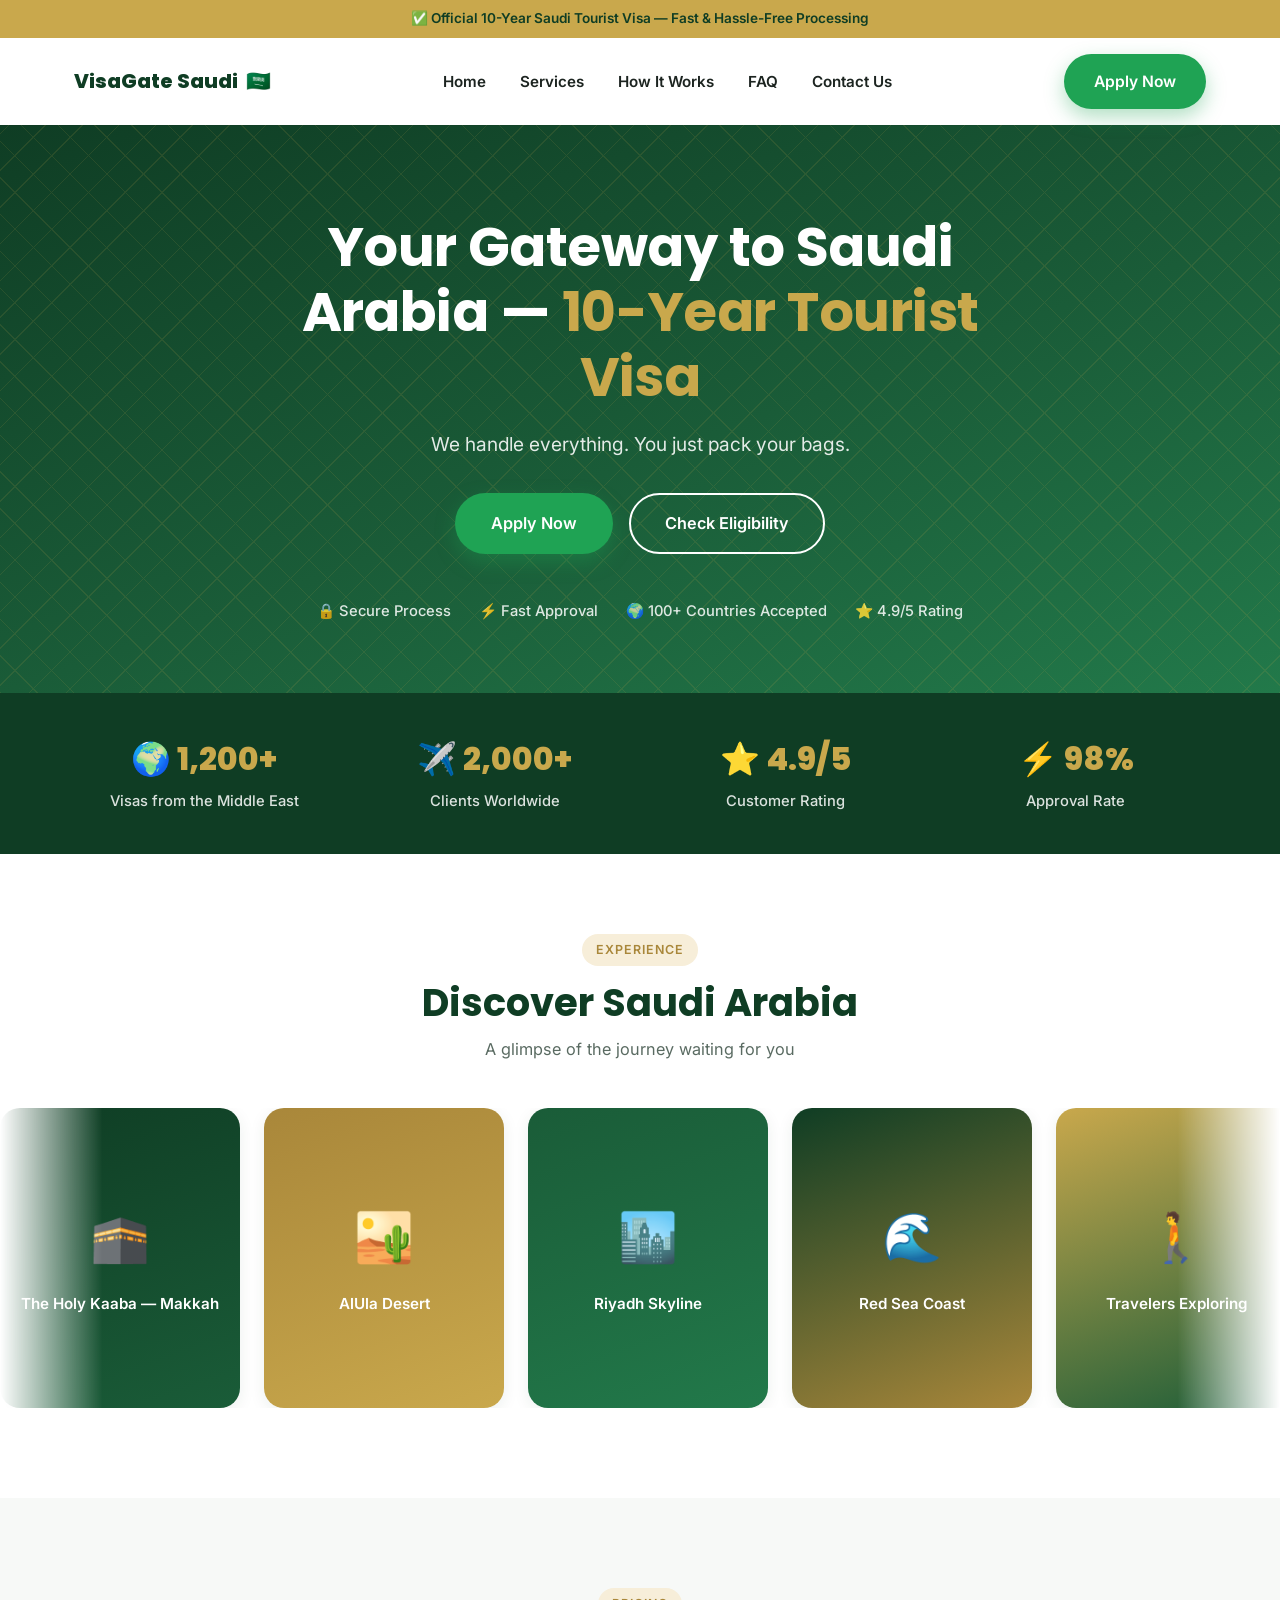
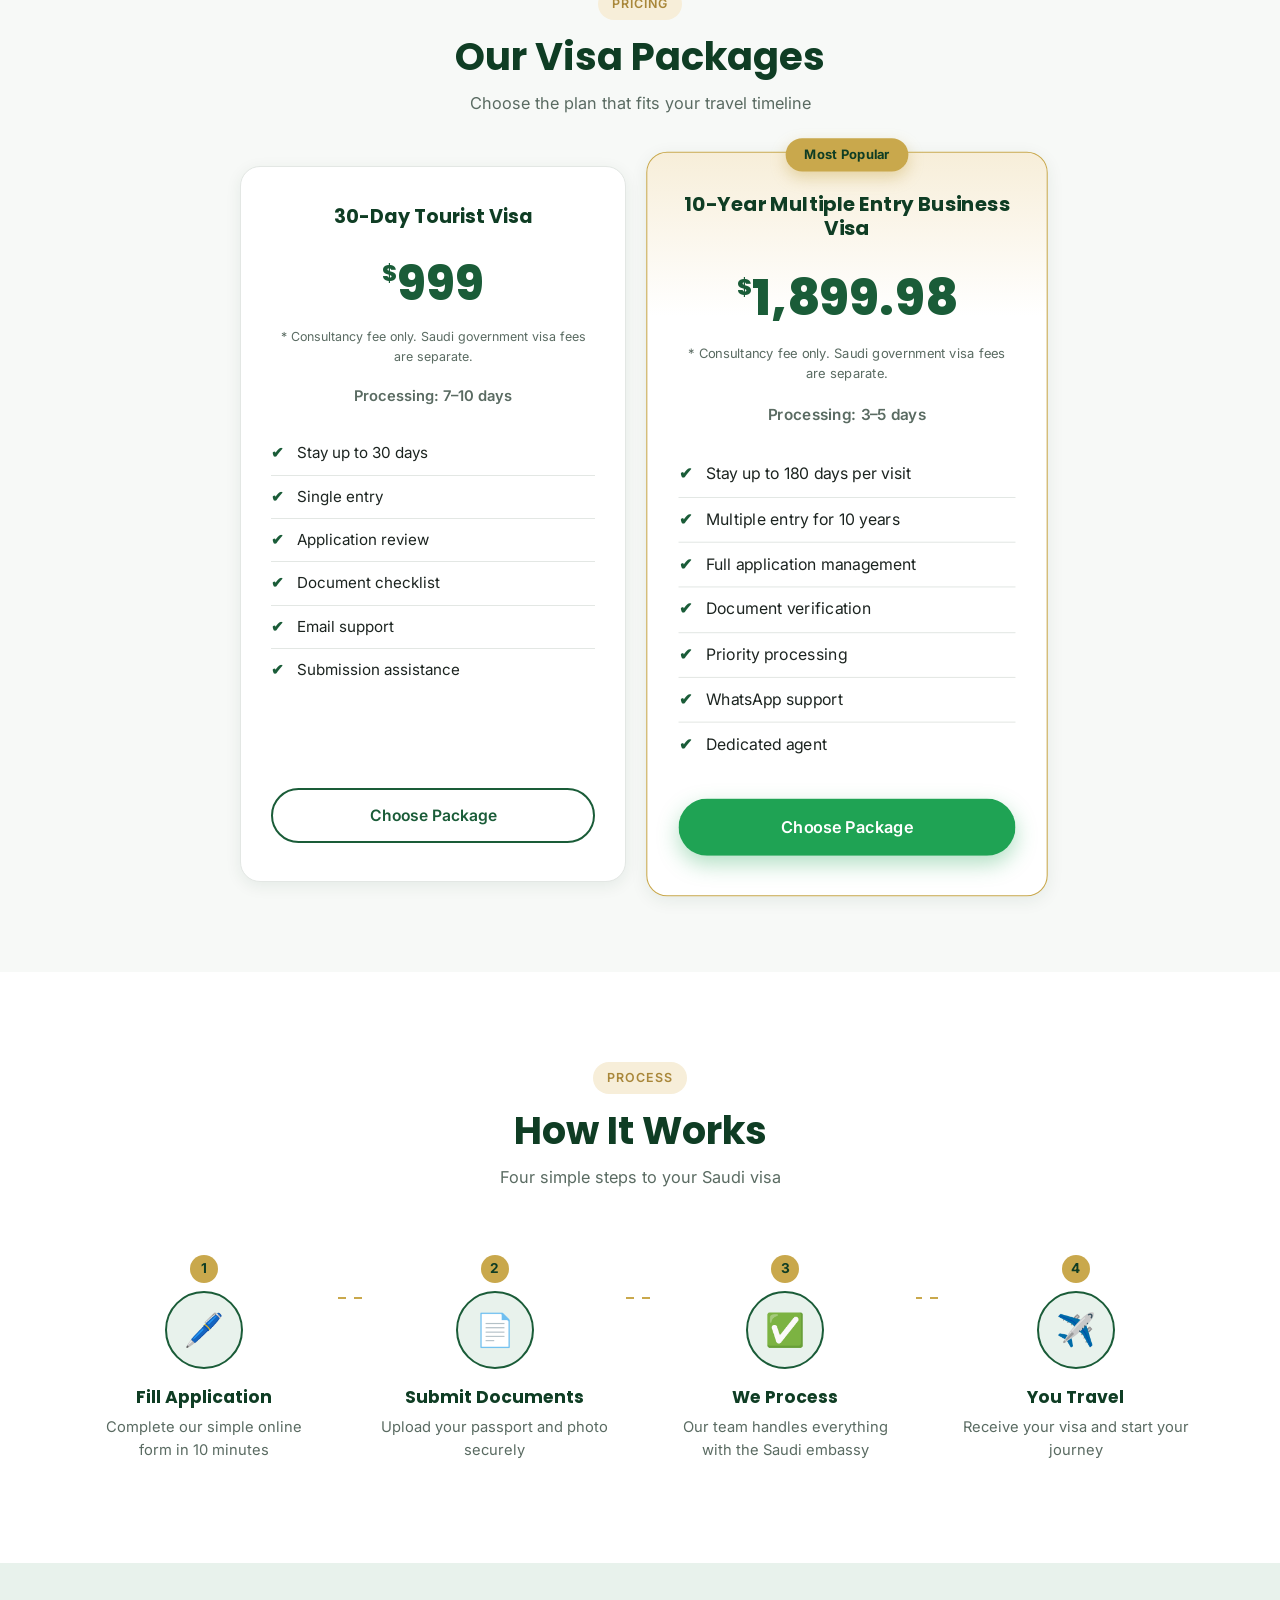
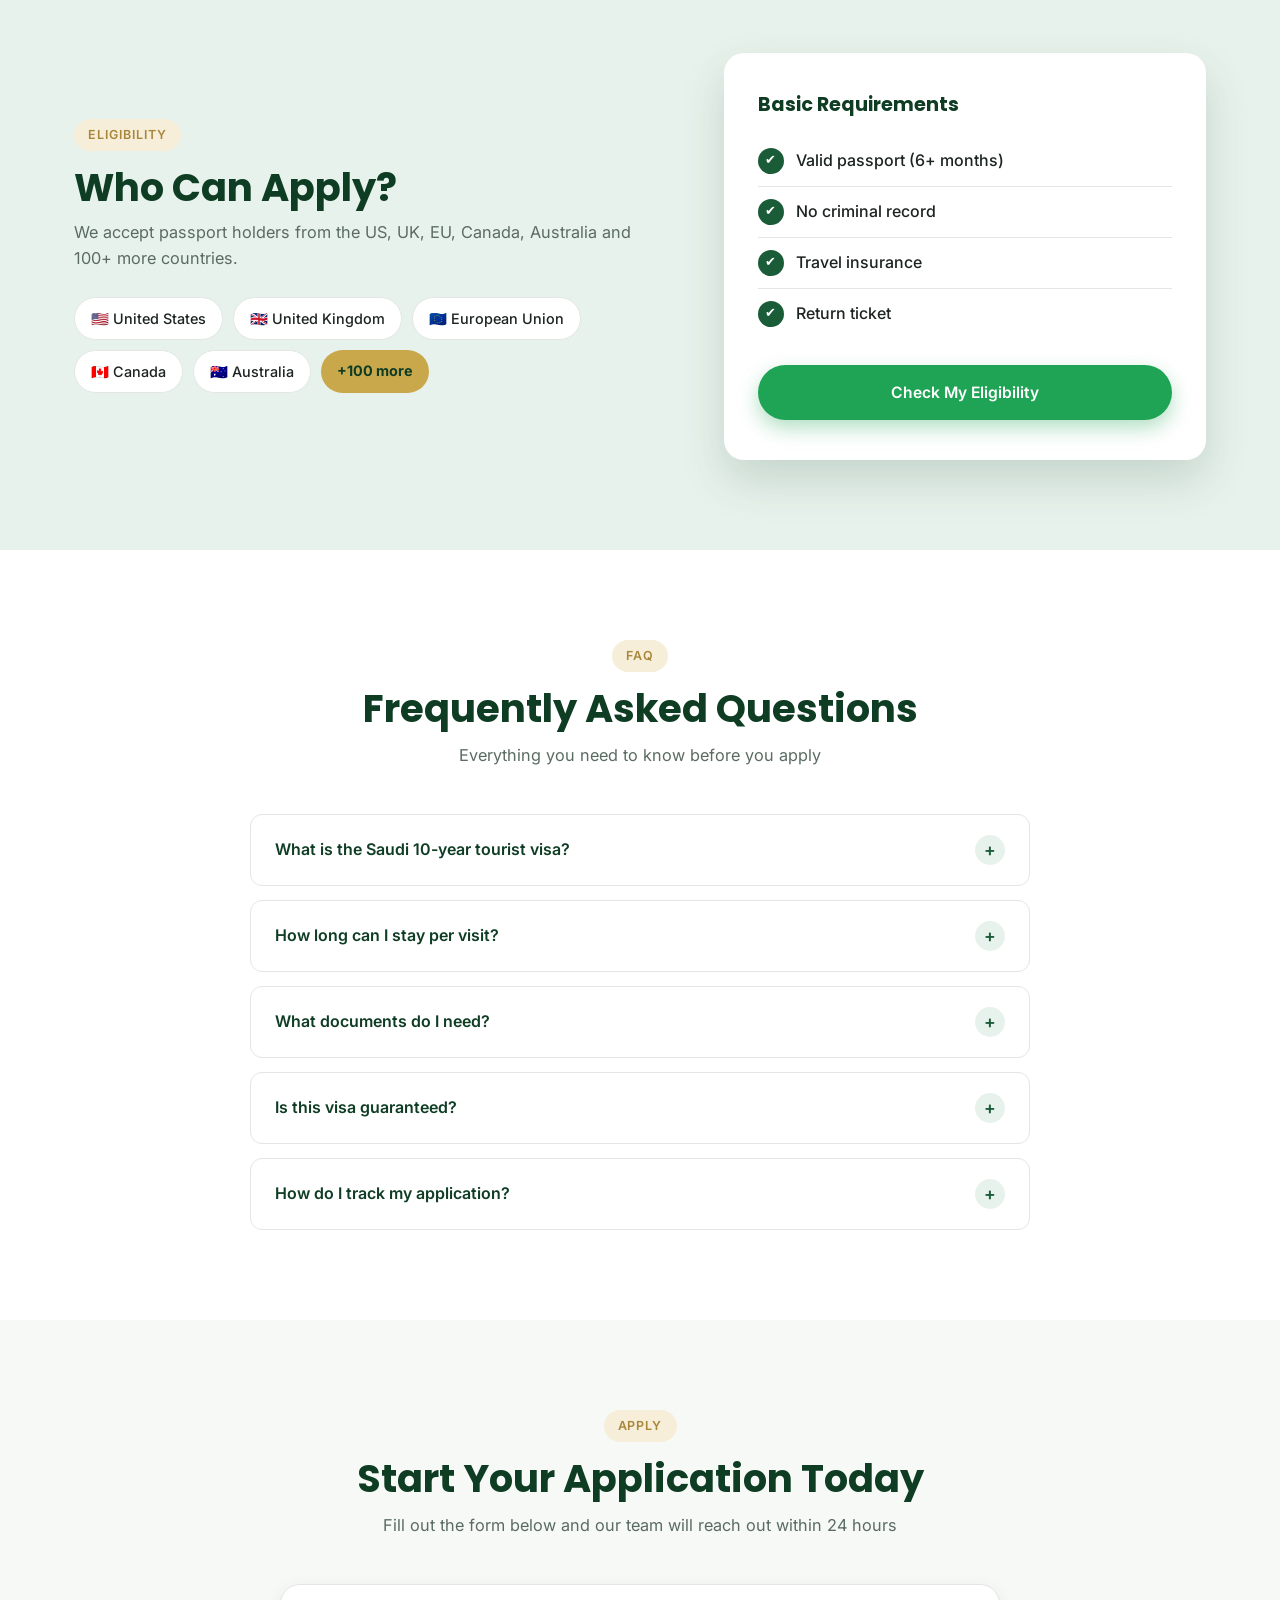
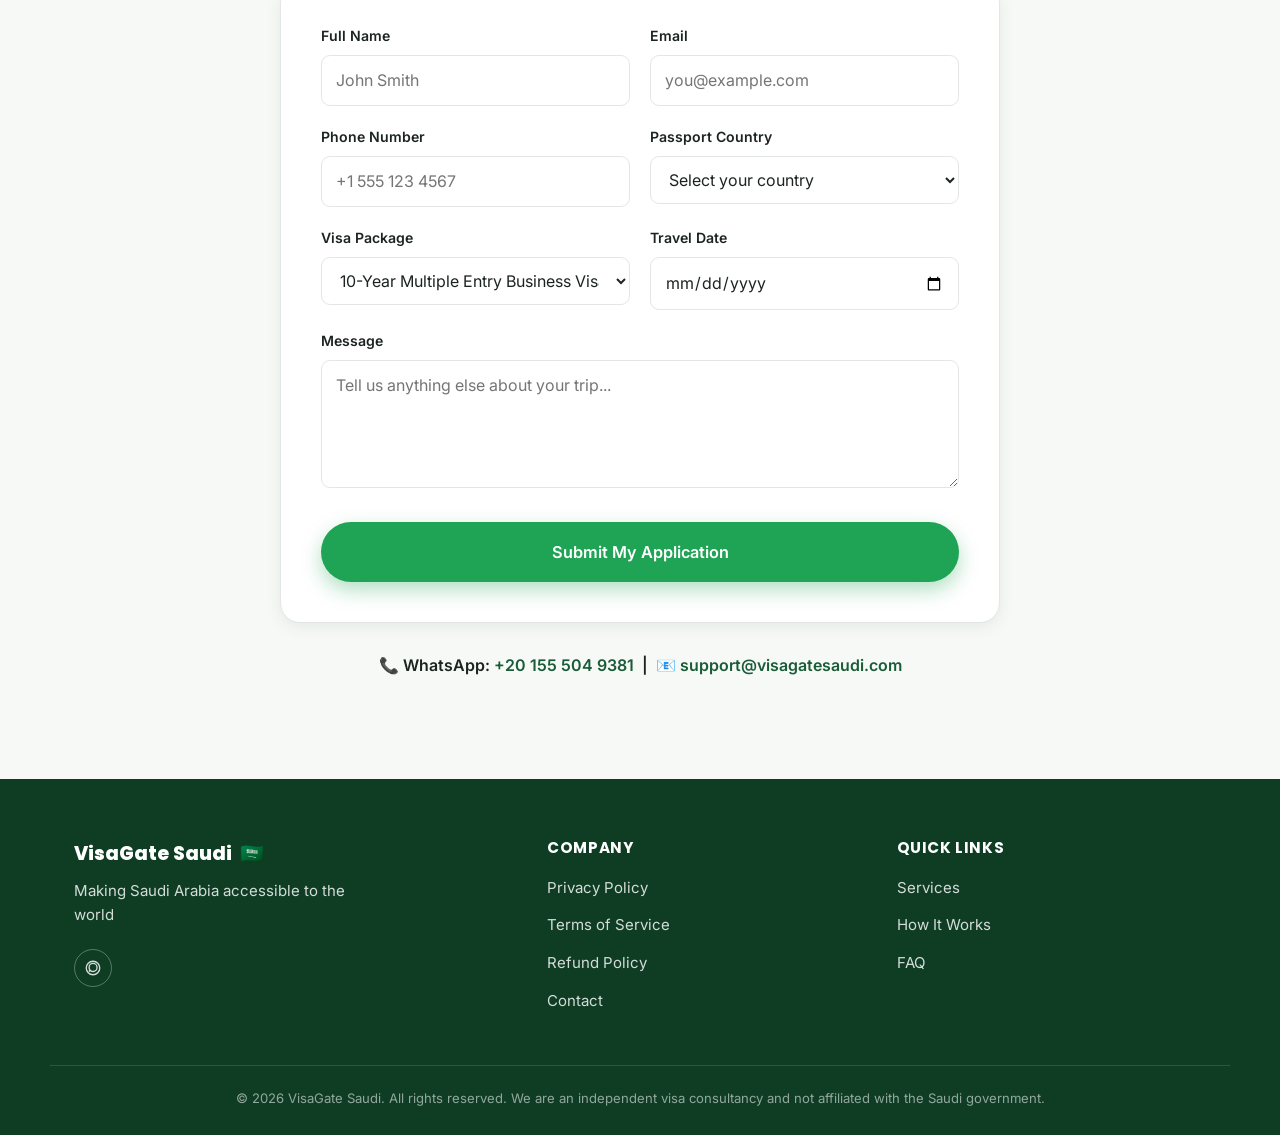
<file: index.html>
<!DOCTYPE html>
<html lang="en">
<head>
<meta charset="UTF-8">
<meta name="viewport" content="width=device-width, initial-scale=1.0">
<title>VisaGate Saudi — 10-Year Saudi Tourist Visa Application Service</title>
<meta name="description" content="VisaGate Saudi helps travelers from 100+ countries apply for Saudi Arabia's 10-year tourist visa quickly and securely.">
<link rel="preconnect" href="https://fonts.googleapis.com">
<link rel="preconnect" href="https://fonts.gstatic.com" crossorigin>
<link href="https://fonts.googleapis.com/css2?family=Poppins:wght@700;800&family=Inter:wght@400;500;600;700&display=swap" rel="stylesheet">
<link rel="icon" href="data:image/svg+xml,%3Csvg xmlns='http://www.w3.org/2000/svg' viewBox='0 0 64 64'%3E%3Crect width='64' height='64' rx='14' fill='%231a5c38'/%3E%3Ctext x='32' y='45' font-family='Arial, sans-serif' font-size='34' font-weight='700' fill='%23c9a84c' text-anchor='middle'%3EV%3C/text%3E%3C/svg%3E">
<link rel="stylesheet" href="styles.css">
</head>
<body>

<!-- ================= HEADER ================= -->
<header class="site-header" id="header">
  <div class="topbar">
    <p>✅ Official 10-Year Saudi Tourist Visa — Fast &amp; Hassle-Free Processing</p>
  </div>
  <div class="navbar">
    <div class="container nav-container">
      <a href="#home" class="logo">VisaGate Saudi <span class="flag" aria-hidden="true">🇸🇦</span></a>

      <nav class="main-nav" id="mainNav">
        <ul>
          <li><a href="#home">Home</a></li>
          <li><a href="#services">Services</a></li>
          <li><a href="#how-it-works">How It Works</a></li>
          <li><a href="#faq">FAQ</a></li>
          <li><a href="#contact">Contact Us</a></li>
        </ul>
      </nav>

      <button type="button" class="btn btn-primary nav-cta" data-open-modal>Apply Now</button>

      <button class="nav-toggle" id="navToggle" aria-label="Toggle navigation menu" aria-expanded="false" aria-controls="mainNav">
        <span></span><span></span><span></span>
      </button>
    </div>
  </div>
</header>

<main>

  <!-- ================= HERO ================= -->
  <section class="hero" id="home">
    <div class="hero-pattern" aria-hidden="true"></div>
    <div class="container hero-content">
      <h1>Your Gateway to Saudi Arabia — <span>10-Year Tourist Visa</span></h1>
      <p class="hero-sub">We handle everything. You just pack your bags.</p>
      <div class="hero-buttons">
        <button type="button" class="btn btn-primary btn-lg" data-open-modal>Apply Now</button>
        <a href="#eligibility" class="btn btn-outline btn-lg">Check Eligibility</a>
      </div>
      <ul class="trust-badges">
        <li>🔒 Secure Process</li>
        <li>⚡ Fast Approval</li>
        <li>🌍 100+ Countries Accepted</li>
        <li>⭐ 4.9/5 Rating</li>
      </ul>
    </div>
  </section>

  <!-- ================= STATS BAR ================= -->
  <section class="stats-bar">
    <div class="container stats-grid">
      <div class="stat">
        <p class="stat-number">🌍 1,200+</p>
        <p class="stat-label">Visas from the Middle East</p>
      </div>
      <div class="stat">
        <p class="stat-number">✈️ 2,000+</p>
        <p class="stat-label">Clients Worldwide</p>
      </div>
      <div class="stat">
        <p class="stat-number">⭐ 4.9/5</p>
        <p class="stat-label">Customer Rating</p>
      </div>
      <div class="stat">
        <p class="stat-number">⚡ 98%</p>
        <p class="stat-label">Approval Rate</p>
      </div>
    </div>
  </section>

  <!-- ================= GALLERY ================= -->
  <!--
    Placeholder tiles — swap for real, licensed photography when available:
    drop files into /assets/images/ (e.g. kaaba.jpg, alula.jpg, riyadh.jpg,
    red-sea.jpg, travelers.jpg, diriyah.jpg) and replace each .gallery-card
    div below with:
      <figure class="gallery-card">
        <img src="assets/images/kaaba.jpg" alt="The Holy Kaaba, Makkah" loading="lazy">
        <figcaption>The Holy Kaaba — Makkah</figcaption>
      </figure>
  -->
  <section class="gallery" id="gallery">
    <div class="container gallery-heading">
      <span class="eyebrow">Experience</span>
      <h2 class="section-title">Discover Saudi Arabia</h2>
      <p class="section-sub">A glimpse of the journey waiting for you</p>
    </div>

    <div class="gallery-track-wrap">
      <div class="gallery-track" aria-label="Photos of Saudi Arabia">
        <div class="gallery-card"><span class="gallery-icon">🕋</span><span class="gallery-caption">The Holy Kaaba — Makkah</span></div>
        <div class="gallery-card"><span class="gallery-icon">🏜️</span><span class="gallery-caption">AlUla Desert</span></div>
        <div class="gallery-card"><span class="gallery-icon">🏙️</span><span class="gallery-caption">Riyadh Skyline</span></div>
        <div class="gallery-card"><span class="gallery-icon">🌊</span><span class="gallery-caption">Red Sea Coast</span></div>
        <div class="gallery-card"><span class="gallery-icon">🚶</span><span class="gallery-caption">Travelers Exploring</span></div>
        <div class="gallery-card"><span class="gallery-icon">🏛️</span><span class="gallery-caption">Historic Diriyah</span></div>

        <div class="gallery-card" aria-hidden="true"><span class="gallery-icon">🕋</span><span class="gallery-caption">The Holy Kaaba — Makkah</span></div>
        <div class="gallery-card" aria-hidden="true"><span class="gallery-icon">🏜️</span><span class="gallery-caption">AlUla Desert</span></div>
        <div class="gallery-card" aria-hidden="true"><span class="gallery-icon">🏙️</span><span class="gallery-caption">Riyadh Skyline</span></div>
        <div class="gallery-card" aria-hidden="true"><span class="gallery-icon">🌊</span><span class="gallery-caption">Red Sea Coast</span></div>
        <div class="gallery-card" aria-hidden="true"><span class="gallery-icon">🚶</span><span class="gallery-caption">Travelers Exploring</span></div>
        <div class="gallery-card" aria-hidden="true"><span class="gallery-icon">🏛️</span><span class="gallery-caption">Historic Diriyah</span></div>
      </div>
    </div>
  </section>

  <!-- ================= SERVICES ================= -->
  <section class="services" id="services">
    <div class="container">
      <span class="eyebrow">Pricing</span>
      <h2 class="section-title">Our Visa Packages</h2>
      <p class="section-sub">Choose the plan that fits your travel timeline</p>

      <div class="pricing-grid pricing-grid-2">
        <article class="price-card">
          <h3>30-Day Tourist Visa</h3>
          <p class="price"><span>$</span>999</p>
          <p class="fee-note">* Consultancy fee only. Saudi government visa fees are separate.</p>
          <p class="processing">Processing: 7–10 days</p>
          <ul class="features">
            <li>Stay up to 30 days</li>
            <li>Single entry</li>
            <li>Application review</li>
            <li>Document checklist</li>
            <li>Email support</li>
            <li>Submission assistance</li>
          </ul>
          <button type="button" class="btn btn-outline choose-package" data-package="30-Day Tourist">Choose Package</button>
        </article>

        <article class="price-card featured">
          <span class="badge">Most Popular</span>
          <h3>10-Year Multiple Entry Business Visa</h3>
          <p class="price"><span>$</span>1,899.98</p>
          <p class="fee-note">* Consultancy fee only. Saudi government visa fees are separate.</p>
          <p class="processing">Processing: 3–5 days</p>
          <ul class="features">
            <li>Stay up to 180 days per visit</li>
            <li>Multiple entry for 10 years</li>
            <li>Full application management</li>
            <li>Document verification</li>
            <li>Priority processing</li>
            <li>WhatsApp support</li>
            <li>Dedicated agent</li>
          </ul>
          <button type="button" class="btn btn-primary choose-package" data-package="10-Year Business">Choose Package</button>
        </article>
      </div>
    </div>
  </section>

  <!-- ================= HOW IT WORKS ================= -->
  <section class="how-it-works" id="how-it-works">
    <div class="container">
      <span class="eyebrow">Process</span>
      <h2 class="section-title">How It Works</h2>
      <p class="section-sub">Four simple steps to your Saudi visa</p>

      <div class="steps">
        <div class="step">
          <div class="step-number">1</div>
          <div class="step-icon">🖊️</div>
          <h3>Fill Application</h3>
          <p>Complete our simple online form in 10 minutes</p>
        </div>
        <div class="step">
          <div class="step-number">2</div>
          <div class="step-icon">📄</div>
          <h3>Submit Documents</h3>
          <p>Upload your passport and photo securely</p>
        </div>
        <div class="step">
          <div class="step-number">3</div>
          <div class="step-icon">✅</div>
          <h3>We Process</h3>
          <p>Our team handles everything with the Saudi embassy</p>
        </div>
        <div class="step">
          <div class="step-number">4</div>
          <div class="step-icon">✈️</div>
          <h3>You Travel</h3>
          <p>Receive your visa and start your journey</p>
        </div>
      </div>
    </div>
  </section>

  <!-- ================= ELIGIBILITY ================= -->
  <section class="eligibility" id="eligibility">
    <div class="container eligibility-grid">
      <div class="eligibility-text">
        <span class="eyebrow">Eligibility</span>
        <h2 class="section-title section-title-left">Who Can Apply?</h2>
        <p>We accept passport holders from the US, UK, EU, Canada, Australia and 100+ more countries.</p>
        <div class="country-tags">
          <span>🇺🇸 United States</span>
          <span>🇬🇧 United Kingdom</span>
          <span>🇪🇺 European Union</span>
          <span>🇨🇦 Canada</span>
          <span>🇦🇺 Australia</span>
          <span class="tag-more">+100 more</span>
        </div>
      </div>

      <div class="checklist-card">
        <h3>Basic Requirements</h3>
        <ul class="checklist">
          <li><span class="check">✔</span> Valid passport (6+ months)</li>
          <li><span class="check">✔</span> No criminal record</li>
          <li><span class="check">✔</span> Travel insurance</li>
          <li><span class="check">✔</span> Return ticket</li>
        </ul>
        <a href="#contact" class="btn btn-primary btn-block">Check My Eligibility</a>
      </div>
    </div>
  </section>

  <!-- ================= FAQ ================= -->
  <section class="faq" id="faq">
    <div class="container">
      <span class="eyebrow">FAQ</span>
      <h2 class="section-title">Frequently Asked Questions</h2>
      <p class="section-sub">Everything you need to know before you apply</p>

      <div class="faq-list">
        <div class="faq-item">
          <button class="faq-question" aria-expanded="false">
            <span>What is the Saudi 10-year tourist visa?</span>
            <span class="faq-icon">+</span>
          </button>
          <div class="faq-answer">
            <p>It is a long-term multiple-entry tourist visa issued by the Kingdom of Saudi Arabia that remains valid for 10 years, allowing eligible passport holders to visit the country repeatedly for tourism, without needing to reapply for each trip.</p>
          </div>
        </div>

        <div class="faq-item">
          <button class="faq-question" aria-expanded="false">
            <span>How long can I stay per visit?</span>
            <span class="faq-icon">+</span>
          </button>
          <div class="faq-answer">
            <p>Each visit under the 10-year tourist visa typically allows a stay of up to 90 days, and you may enter and exit multiple times during the visa's validity period.</p>
          </div>
        </div>

        <div class="faq-item">
          <button class="faq-question" aria-expanded="false">
            <span>What documents do I need?</span>
            <span class="faq-icon">+</span>
          </button>
          <div class="faq-answer">
            <p>You will generally need a valid passport (6+ months remaining), a recent passport-style photo, proof of travel insurance, and a return or onward ticket. Our team will guide you through the exact checklist for your country.</p>
          </div>
        </div>

        <div class="faq-item">
          <button class="faq-question" aria-expanded="false">
            <span>Is this visa guaranteed?</span>
            <span class="faq-icon">+</span>
          </button>
          <div class="faq-answer">
            <p>Final approval is issued by the Saudi authorities. Every package includes a full document review to maximize your chances of approval, and our 10-Year Business Visa package is backed by our dedicated agent support.</p>
          </div>
        </div>

        <div class="faq-item">
          <button class="faq-question" aria-expanded="false">
            <span>How do I track my application?</span>
            <span class="faq-icon">+</span>
          </button>
          <div class="faq-answer">
            <p>Once submitted, you'll receive email updates at every stage (plus WhatsApp updates for the 10-Year Business Visa package), plus a dedicated tracking link so you always know your application status.</p>
          </div>
        </div>
      </div>
    </div>
  </section>

  <!-- ================= CONTACT / APPLY ================= -->
  <section class="contact" id="contact">
    <div class="container">
      <span class="eyebrow">Apply</span>
      <h2 class="section-title">Start Your Application Today</h2>
      <p class="section-sub">Fill out the form below and our team will reach out within 24 hours</p>

      <form class="apply-form" id="applyForm" novalidate>
        <div class="form-row">
          <div class="form-group">
            <label for="fullName">Full Name</label>
            <input type="text" id="fullName" name="fullName" placeholder="John Smith" required>
          </div>
          <div class="form-group">
            <label for="email">Email</label>
            <input type="email" id="email" name="email" placeholder="you@example.com" required>
          </div>
        </div>

        <div class="form-row">
          <div class="form-group">
            <label for="phone">Phone Number</label>
            <input type="tel" id="phone" name="phone" placeholder="+1 555 123 4567" required>
          </div>
          <div class="form-group">
            <label for="country">Passport Country</label>
            <select id="country" name="country" required>
              <option value="" disabled selected>Select your country</option>
              <option>United States</option>
              <option>United Kingdom</option>
              <option>Canada</option>
              <option>Australia</option>
              <option>Germany</option>
              <option>France</option>
              <option>Italy</option>
              <option>Spain</option>
              <option>Netherlands</option>
              <option>Ireland</option>
              <option>New Zealand</option>
              <option>Japan</option>
              <option>South Korea</option>
              <option>Singapore</option>
              <option>United Arab Emirates</option>
              <option>Other</option>
            </select>
          </div>
        </div>

        <div class="form-row">
          <div class="form-group">
            <label for="packageSelect">Visa Package</label>
            <select id="packageSelect" name="package" required>
              <option value="30-Day Tourist">30-Day Tourist Visa — $999</option>
              <option value="10-Year Business" selected>10-Year Multiple Entry Business Visa — $1,899.98</option>
            </select>
          </div>
          <div class="form-group">
            <label for="travelDate">Travel Date</label>
            <input type="date" id="travelDate" name="travelDate">
          </div>
        </div>

        <div class="form-group full">
          <label for="message">Message</label>
          <textarea id="message" name="message" rows="4" placeholder="Tell us anything else about your trip..."></textarea>
        </div>

        <button type="submit" class="btn btn-primary btn-lg btn-block">Submit My Application</button>

        <p class="form-success" id="formSuccess" role="status" hidden>✅ Thank you! Your application has been received. Our team will contact you within 24 hours.</p>
      </form>

      <p class="contact-info">📞 WhatsApp: <a href="https://wa.me/201555049381" target="_blank" rel="noopener">+20 155 504 9381</a> &nbsp;|&nbsp; 📧 <a href="mailto:support@visagatesaudi.com">support@visagatesaudi.com</a></p>
    </div>
  </section>

</main>

<!-- ================= FOOTER ================= -->
<footer class="site-footer">
  <div class="container footer-grid">
    <div class="footer-brand">
      <p class="logo">VisaGate Saudi <span class="flag" aria-hidden="true">🇸🇦</span></p>
      <p class="tagline">Making Saudi Arabia accessible to the world</p>
      <div class="socials">
        <a href="https://wa.me/201555049381" class="social-icon" aria-label="WhatsApp" target="_blank" rel="noopener">
          <svg viewBox="0 0 24 24" fill="none" stroke="currentColor" stroke-width="1.8"><circle cx="12" cy="12" r="9"/><path d="M8.5 15.2c1 .9 2.2 1.4 3.6 1.4 3 0 5.3-2.4 5.3-5.3S15.1 5.9 12.1 5.9 6.8 8.3 6.8 11.2c0 1.1.3 2.1.9 3l-.7 2.6z"/></svg>
        </a>
      </div>
    </div>

    <div class="footer-links">
      <h4>Company</h4>
      <ul>
        <li><a href="#">Privacy Policy</a></li>
        <li><a href="terms.html">Terms of Service</a></li>
        <li><a href="#">Refund Policy</a></li>
        <li><a href="#contact">Contact</a></li>
      </ul>
    </div>

    <div class="footer-links">
      <h4>Quick Links</h4>
      <ul>
        <li><a href="#services">Services</a></li>
        <li><a href="#how-it-works">How It Works</a></li>
        <li><a href="#faq">FAQ</a></li>
      </ul>
    </div>
  </div>

  <div class="footer-bottom">
    <p>© 2026 VisaGate Saudi. All rights reserved. We are an independent visa consultancy and not affiliated with the Saudi government.</p>
  </div>
</footer>

<!-- ================= APPLICATION MODAL ================= -->
<div class="modal-backdrop" id="modalBackdrop" hidden>
  <div class="modal" role="dialog" aria-modal="true" aria-labelledby="modalTitle">
    <div class="modal-header">
      <h2 id="modalTitle">Visa Application</h2>
      <button type="button" class="modal-close" id="modalClose" aria-label="Close application form">&times;</button>
    </div>

    <form class="modal-form" id="modalForm" novalidate>
      <div class="modal-body">

        <h3 class="modal-section-title">Personal Information</h3>
        <div class="form-row">
          <div class="form-group">
            <label for="mFullName">Full Legal Name (as in passport)</label>
            <input type="text" id="mFullName" name="fullName" required>
          </div>
          <div class="form-group">
            <label for="mDob">Date of Birth</label>
            <input type="date" id="mDob" name="dob" required>
          </div>
        </div>
        <div class="form-row">
          <div class="form-group">
            <label for="mNationality">Nationality / Country of Passport</label>
            <input type="text" id="mNationality" name="nationality" required>
          </div>
          <div class="form-group">
            <label for="mPassportNumber">Passport Number</label>
            <input type="text" id="mPassportNumber" name="passportNumber" required>
          </div>
        </div>
        <div class="form-row">
          <div class="form-group">
            <label for="mPassportExpiry">Passport Expiry Date</label>
            <input type="date" id="mPassportExpiry" name="passportExpiry" required>
          </div>
          <div class="form-group">
            <label for="mEmail">Email Address</label>
            <input type="email" id="mEmail" name="email" required>
          </div>
        </div>
        <div class="form-group">
          <label for="mPhone">Phone Number (with country code)</label>
          <input type="tel" id="mPhone" name="phone" placeholder="+1 555 123 4567" required>
        </div>

        <h3 class="modal-section-title">Visa Information</h3>
        <div class="form-row">
          <div class="form-group">
            <label for="mVisaType">Visa Type</label>
            <select id="mVisaType" name="visaType" required>
              <option value="30-Day Tourist">30-Day Tourist Visa</option>
              <option value="10-Year Business" selected>10-Year Multiple Entry Business Visa</option>
            </select>
          </div>
          <div class="form-group">
            <label for="mPurpose">Purpose of Visit</label>
            <input type="text" id="mPurpose" name="purpose" placeholder="Tourism, business, family visit...">
          </div>
        </div>
        <div class="form-row">
          <div class="form-group">
            <label for="mTravelDate">Intended Travel Date</label>
            <input type="date" id="mTravelDate" name="travelDate">
          </div>
          <div class="form-group">
            <label for="mDuration">Duration of Stay</label>
            <input type="text" id="mDuration" name="duration" placeholder="e.g. 2 weeks">
          </div>
        </div>

        <h3 class="modal-section-title">Document Upload</h3>
        <div class="form-row">
          <div class="form-group">
            <label for="mPassportCopy">Upload Passport Copy</label>
            <input type="file" id="mPassportCopy" name="passportCopy" accept="image/*,.pdf">
          </div>
          <div class="form-group">
            <label for="mPassportPhoto">Upload Passport Photo</label>
            <input type="file" id="mPassportPhoto" name="passportPhoto" accept="image/*">
          </div>
        </div>

        <h3 class="modal-section-title">Voucher</h3>
        <div class="voucher-row">
          <div class="form-group">
            <label for="mVoucher">Have a voucher code? Enter it here</label>
            <input type="text" id="mVoucher" name="voucher" placeholder="Enter voucher code">
          </div>
          <button type="button" class="btn btn-outline" id="applyVoucherBtn">Apply Code</button>
        </div>
        <p class="voucher-note">Promotional pricing for our visa consultancy service. Government fees may apply separately.</p>
        <p class="voucher-message" id="voucherMessage" hidden></p>

        <button type="submit" class="btn btn-primary btn-lg btn-block">Submit My Application →</button>
        <p class="secure-note">🔒 Your information is encrypted and secure</p>

        <p class="form-success" id="modalSuccess" role="status" hidden>✅ Application received! We will contact you within 24 hours.</p>
      </div>
    </form>
  </div>
</div>

<script src="script.js"></script>
</body>
</html>
</file>
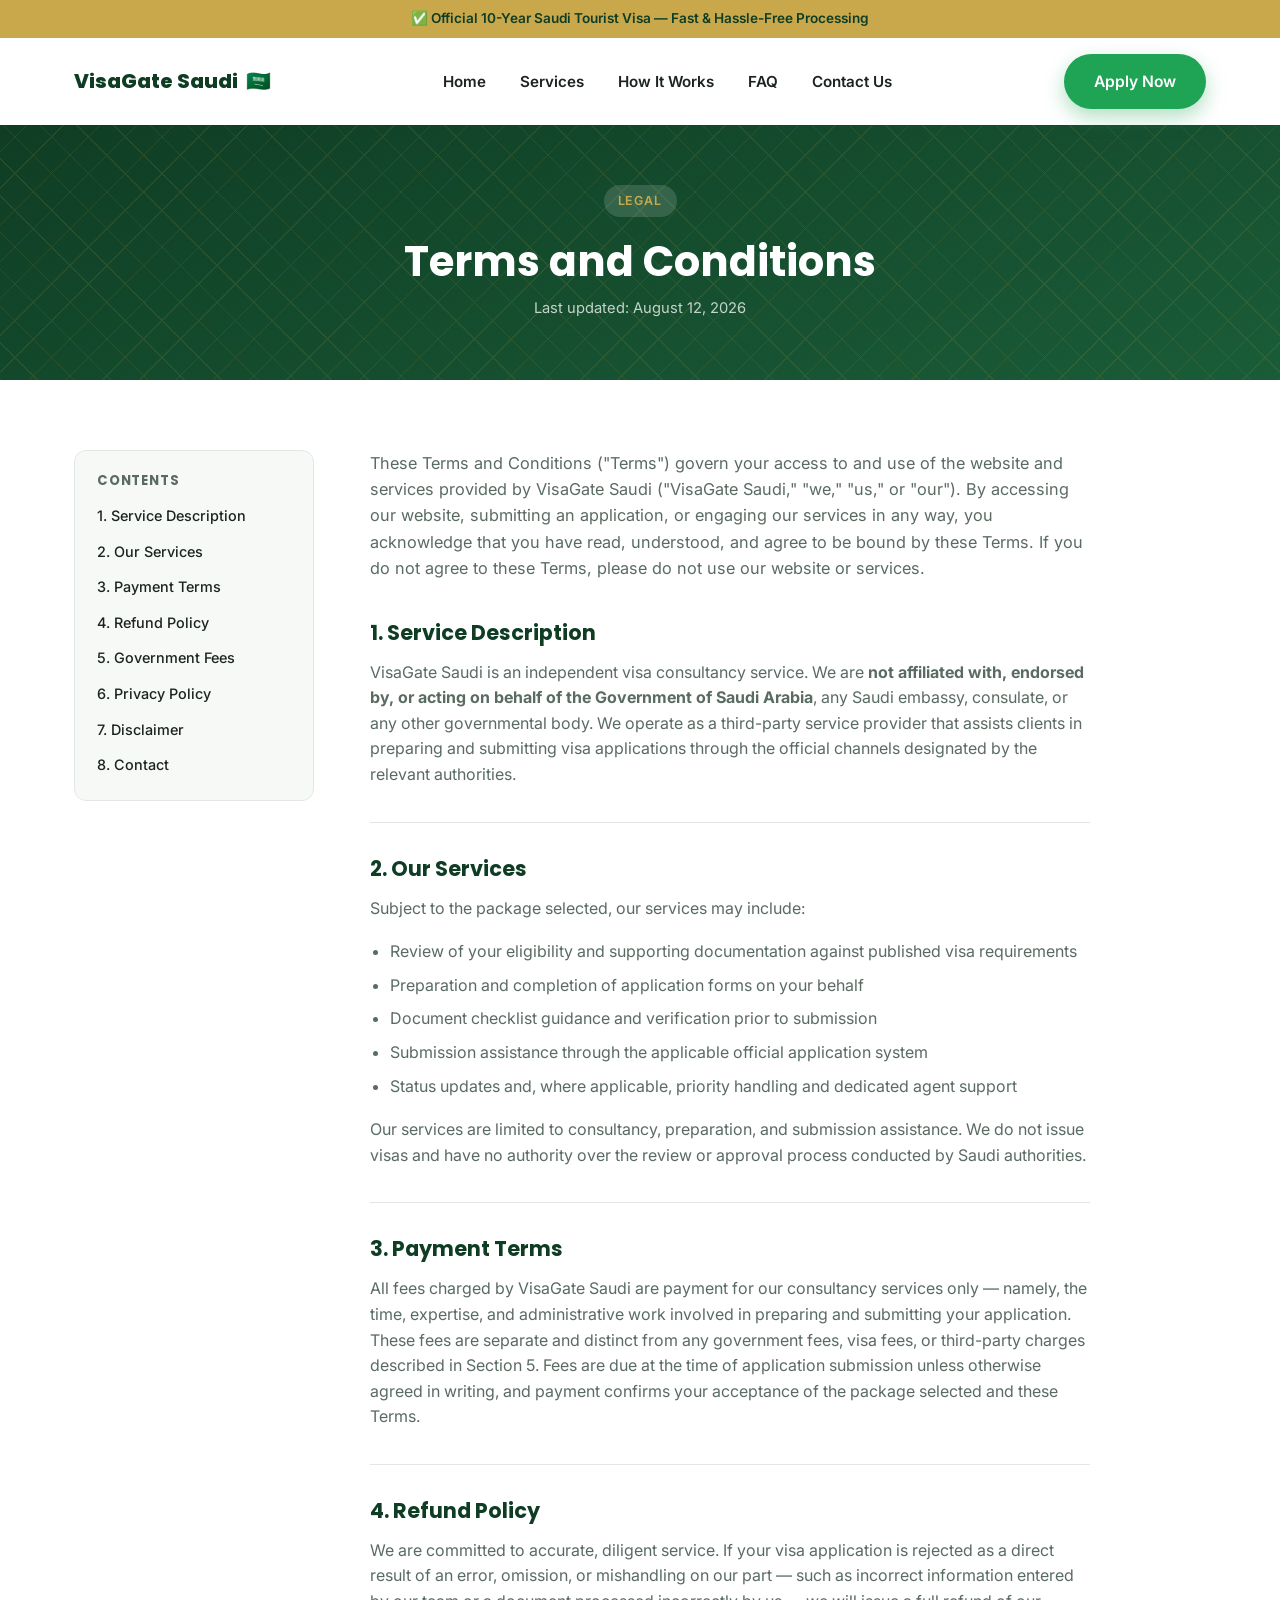
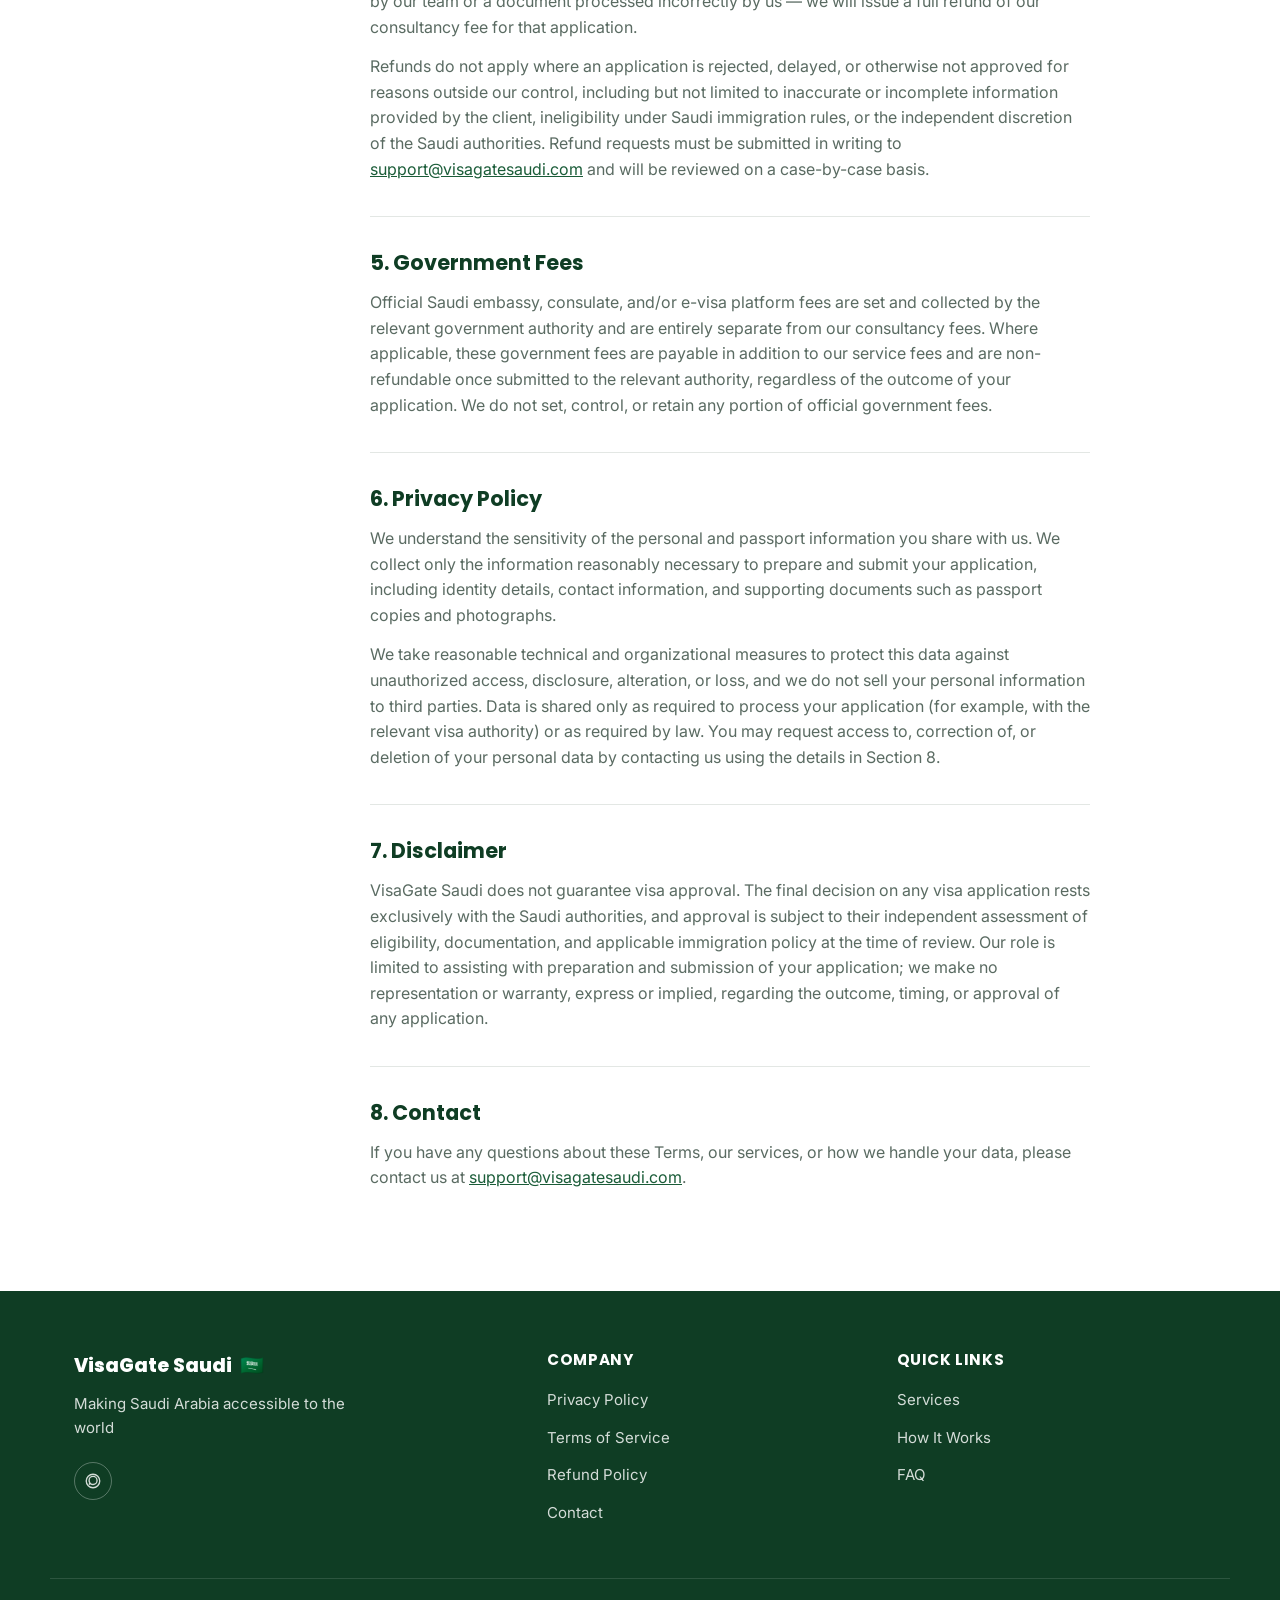
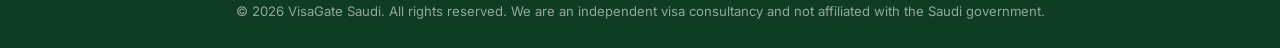
<file: terms.html>
<!DOCTYPE html>
<html lang="en">
<head>
<meta charset="UTF-8">
<meta name="viewport" content="width=device-width, initial-scale=1.0">
<title>Terms and Conditions — VisaGate Saudi</title>
<meta name="description" content="Terms and Conditions governing the use of VisaGate Saudi's visa consultancy services.">
<link rel="preconnect" href="https://fonts.googleapis.com">
<link rel="preconnect" href="https://fonts.gstatic.com" crossorigin>
<link href="https://fonts.googleapis.com/css2?family=Poppins:wght@700;800&family=Inter:wght@400;500;600;700&display=swap" rel="stylesheet">
<link rel="icon" href="data:image/svg+xml,%3Csvg xmlns='http://www.w3.org/2000/svg' viewBox='0 0 64 64'%3E%3Crect width='64' height='64' rx='14' fill='%231a5c38'/%3E%3Ctext x='32' y='45' font-family='Arial, sans-serif' font-size='34' font-weight='700' fill='%23c9a84c' text-anchor='middle'%3EV%3C/text%3E%3C/svg%3E">
<link rel="stylesheet" href="styles.css">
</head>
<body>

<!-- ================= HEADER ================= -->
<header class="site-header" id="header">
  <div class="topbar">
    <p>✅ Official 10-Year Saudi Tourist Visa — Fast &amp; Hassle-Free Processing</p>
  </div>
  <div class="navbar">
    <div class="container nav-container">
      <a href="index.html" class="logo">VisaGate Saudi <span class="flag" aria-hidden="true">🇸🇦</span></a>

      <nav class="main-nav" id="mainNav">
        <ul>
          <li><a href="index.html#home">Home</a></li>
          <li><a href="index.html#services">Services</a></li>
          <li><a href="index.html#how-it-works">How It Works</a></li>
          <li><a href="index.html#faq">FAQ</a></li>
          <li><a href="index.html#contact">Contact Us</a></li>
        </ul>
      </nav>

      <a href="index.html#contact" class="btn btn-primary nav-cta">Apply Now</a>

      <button class="nav-toggle" id="navToggle" aria-label="Toggle navigation menu" aria-expanded="false" aria-controls="mainNav">
        <span></span><span></span><span></span>
      </button>
    </div>
  </div>
</header>

<main>

  <!-- ================= LEGAL PAGE HEADER ================= -->
  <section class="legal-hero">
    <div class="legal-hero-pattern" aria-hidden="true"></div>
    <div class="container">
      <span class="eyebrow eyebrow-light">Legal</span>
      <h1>Terms and Conditions</h1>
      <p class="legal-updated">Last updated: August 12, 2026</p>
    </div>
  </section>

  <!-- ================= LEGAL CONTENT ================= -->
  <section class="legal">
    <div class="container legal-layout">

      <nav class="legal-toc" aria-label="Table of contents">
        <h2>Contents</h2>
        <ol>
          <li><a href="#service-description">1. Service Description</a></li>
          <li><a href="#our-services">2. Our Services</a></li>
          <li><a href="#payment-terms">3. Payment Terms</a></li>
          <li><a href="#refund-policy">4. Refund Policy</a></li>
          <li><a href="#government-fees">5. Government Fees</a></li>
          <li><a href="#privacy-policy">6. Privacy Policy</a></li>
          <li><a href="#disclaimer">7. Disclaimer</a></li>
          <li><a href="#contact-section">8. Contact</a></li>
        </ol>
      </nav>

      <div class="legal-content">
        <p class="legal-intro">
          These Terms and Conditions ("Terms") govern your access to and use of the website and
          services provided by VisaGate Saudi ("VisaGate Saudi," "we," "us," or "our"). By accessing
          our website, submitting an application, or engaging our services in any way, you acknowledge
          that you have read, understood, and agree to be bound by these Terms. If you do not agree to
          these Terms, please do not use our website or services.
        </p>

        <article class="legal-section" id="service-description">
          <h2>1. Service Description</h2>
          <p>
            VisaGate Saudi is an independent visa consultancy service. We are <strong>not affiliated
            with, endorsed by, or acting on behalf of the Government of Saudi Arabia</strong>, any Saudi
            embassy, consulate, or any other governmental body. We operate as a third-party service
            provider that assists clients in preparing and submitting visa applications through the
            official channels designated by the relevant authorities.
          </p>
        </article>

        <article class="legal-section" id="our-services">
          <h2>2. Our Services</h2>
          <p>Subject to the package selected, our services may include:</p>
          <ul class="legal-list">
            <li>Review of your eligibility and supporting documentation against published visa requirements</li>
            <li>Preparation and completion of application forms on your behalf</li>
            <li>Document checklist guidance and verification prior to submission</li>
            <li>Submission assistance through the applicable official application system</li>
            <li>Status updates and, where applicable, priority handling and dedicated agent support</li>
          </ul>
          <p>
            Our services are limited to consultancy, preparation, and submission assistance. We do not
            issue visas and have no authority over the review or approval process conducted by Saudi
            authorities.
          </p>
        </article>

        <article class="legal-section" id="payment-terms">
          <h2>3. Payment Terms</h2>
          <p>
            All fees charged by VisaGate Saudi are payment for our consultancy services only — namely,
            the time, expertise, and administrative work involved in preparing and submitting your
            application. These fees are separate and distinct from any government fees, visa fees, or
            third-party charges described in Section 5. Fees are due at the time of application
            submission unless otherwise agreed in writing, and payment confirms your acceptance of the
            package selected and these Terms.
          </p>
        </article>

        <article class="legal-section" id="refund-policy">
          <h2>4. Refund Policy</h2>
          <p>
            We are committed to accurate, diligent service. If your visa application is rejected as a
            direct result of an error, omission, or mishandling on our part — such as incorrect
            information entered by our team or a document processed incorrectly by us — we will issue a
            full refund of our consultancy fee for that application.
          </p>
          <p>
            Refunds do not apply where an application is rejected, delayed, or otherwise not approved
            for reasons outside our control, including but not limited to inaccurate or incomplete
            information provided by the client, ineligibility under Saudi immigration rules, or the
            independent discretion of the Saudi authorities. Refund requests must be submitted in
            writing to <a href="mailto:support@visagatesaudi.com">support@visagatesaudi.com</a> and will
            be reviewed on a case-by-case basis.
          </p>
        </article>

        <article class="legal-section" id="government-fees">
          <h2>5. Government Fees</h2>
          <p>
            Official Saudi embassy, consulate, and/or e-visa platform fees are set and collected by the
            relevant government authority and are entirely separate from our consultancy fees. Where
            applicable, these government fees are payable in addition to our service fees and are
            non-refundable once submitted to the relevant authority, regardless of the outcome of your
            application. We do not set, control, or retain any portion of official government fees.
          </p>
        </article>

        <article class="legal-section" id="privacy-policy">
          <h2>6. Privacy Policy</h2>
          <p>
            We understand the sensitivity of the personal and passport information you share with us.
            We collect only the information reasonably necessary to prepare and submit your application,
            including identity details, contact information, and supporting documents such as passport
            copies and photographs.
          </p>
          <p>
            We take reasonable technical and organizational measures to protect this data against
            unauthorized access, disclosure, alteration, or loss, and we do not sell your personal
            information to third parties. Data is shared only as required to process your application
            (for example, with the relevant visa authority) or as required by law. You may request
            access to, correction of, or deletion of your personal data by contacting us using the
            details in Section 8.
          </p>
        </article>

        <article class="legal-section" id="disclaimer">
          <h2>7. Disclaimer</h2>
          <p>
            VisaGate Saudi does not guarantee visa approval. The final decision on any visa application
            rests exclusively with the Saudi authorities, and approval is subject to their independent
            assessment of eligibility, documentation, and applicable immigration policy at the time of
            review. Our role is limited to assisting with preparation and submission of your
            application; we make no representation or warranty, express or implied, regarding the
            outcome, timing, or approval of any application.
          </p>
        </article>

        <article class="legal-section" id="contact-section">
          <h2>8. Contact</h2>
          <p>
            If you have any questions about these Terms, our services, or how we handle your data,
            please contact us at
            <a href="mailto:support@visagatesaudi.com">support@visagatesaudi.com</a>.
          </p>
        </article>
      </div>
    </div>
  </section>

</main>

<!-- ================= FOOTER ================= -->
<footer class="site-footer">
  <div class="container footer-grid">
    <div class="footer-brand">
      <p class="logo">VisaGate Saudi <span class="flag" aria-hidden="true">🇸🇦</span></p>
      <p class="tagline">Making Saudi Arabia accessible to the world</p>
      <div class="socials">
        <a href="https://wa.me/201555049381" class="social-icon" aria-label="WhatsApp" target="_blank" rel="noopener">
          <svg viewBox="0 0 24 24" fill="none" stroke="currentColor" stroke-width="1.8"><circle cx="12" cy="12" r="9"/><path d="M8.5 15.2c1 .9 2.2 1.4 3.6 1.4 3 0 5.3-2.4 5.3-5.3S15.1 5.9 12.1 5.9 6.8 8.3 6.8 11.2c0 1.1.3 2.1.9 3l-.7 2.6z"/></svg>
        </a>
      </div>
    </div>

    <div class="footer-links">
      <h4>Company</h4>
      <ul>
        <li><a href="#">Privacy Policy</a></li>
        <li><a href="terms.html">Terms of Service</a></li>
        <li><a href="#">Refund Policy</a></li>
        <li><a href="index.html#contact">Contact</a></li>
      </ul>
    </div>

    <div class="footer-links">
      <h4>Quick Links</h4>
      <ul>
        <li><a href="index.html#services">Services</a></li>
        <li><a href="index.html#how-it-works">How It Works</a></li>
        <li><a href="index.html#faq">FAQ</a></li>
      </ul>
    </div>
  </div>

  <div class="footer-bottom">
    <p>© 2026 VisaGate Saudi. All rights reserved. We are an independent visa consultancy and not affiliated with the Saudi government.</p>
  </div>
</footer>

<script src="script.js"></script>
</body>
</html>
</file>
<file: styles.css>
/* =========================================================
   VisaGate Saudi — stylesheet
   ========================================================= */

:root {
  --green: #1a5c38;
  --green-dark: #0f3d24;
  --green-light: #e8f2ec;
  --gold: #c9a84c;
  --gold-dark: #a9873a;
  --gold-light: #f7eed9;

  --text: #1c2420;
  --text-light: #5a6b62;
  --white: #ffffff;
  --border: #e3e7e4;
  --bg-soft: #f7f9f7;

  --radius: 12px;
  --radius-lg: 20px;
  --shadow: 0 4px 16px rgba(15, 61, 36, 0.08);
  --shadow-lg: 0 20px 45px rgba(15, 61, 36, 0.16);

  --header-height: 118px;
  --font-heading: 'Poppins', 'Segoe UI', Arial, sans-serif;
  --font-body: 'Inter', 'Segoe UI', Arial, sans-serif;
}

/* ---------- Reset ---------- */
* { box-sizing: border-box; margin: 0; padding: 0; }

html {
  scroll-behavior: smooth;
}

body {
  font-family: var(--font-body);
  color: var(--text);
  background: var(--white);
  line-height: 1.6;
  -webkit-font-smoothing: antialiased;
}

img { max-width: 100%; display: block; }
a { color: inherit; text-decoration: none; }
ul { list-style: none; }
button { font: inherit; cursor: pointer; border: none; background: none; }
input, select, textarea { font: inherit; }

section[id] {
  scroll-margin-top: var(--header-height);
}

.container {
  width: 100%;
  max-width: 1180px;
  margin: 0 auto;
  padding: 0 24px;
}

h1, h2, h3, h4 {
  font-family: var(--font-heading);
  color: var(--green-dark);
  font-weight: 700;
  line-height: 1.2;
}

/* ---------- Shared section styling ---------- */
.eyebrow {
  display: inline-block;
  color: var(--gold-dark);
  background: var(--gold-light);
  font-weight: 600;
  font-size: 0.78rem;
  letter-spacing: 0.08em;
  text-transform: uppercase;
  padding: 6px 14px;
  border-radius: 999px;
  margin-bottom: 14px;
}

.section-title {
  font-size: clamp(1.8rem, 3.2vw, 2.4rem);
  text-align: center;
}

.section-title-left { text-align: left; }

.section-sub {
  text-align: center;
  color: var(--text-light);
  max-width: 560px;
  margin: 10px auto 0;
  font-size: 1.02rem;
}

.services .container > .eyebrow,
.how-it-works .container > .eyebrow,
.faq .container > .eyebrow,
.contact .container > .eyebrow {
  display: block;
  width: fit-content;
  margin: 0 auto 14px;
}

/* ---------- Buttons ---------- */
.btn {
  display: inline-flex;
  align-items: center;
  justify-content: center;
  gap: 8px;
  padding: 13px 28px;
  border-radius: 999px;
  font-weight: 600;
  font-size: 0.98rem;
  transition: transform 0.18s ease, box-shadow 0.18s ease, background 0.18s ease, color 0.18s ease;
  border: 2px solid transparent;
  white-space: nowrap;
}

.btn-primary {
  background: #1fa354;
  color: var(--white);
  box-shadow: 0 8px 20px rgba(31, 163, 84, 0.35);
}
.btn-primary:hover {
  background: #188945;
  transform: translateY(-2px);
  box-shadow: 0 12px 26px rgba(31, 163, 84, 0.42);
}

.btn-outline {
  background: transparent;
  border-color: var(--white);
  color: var(--white);
}
.btn-outline:hover {
  background: var(--white);
  color: var(--green-dark);
  transform: translateY(-2px);
}

.services .btn-outline,
.checklist-card .btn-outline {
  border-color: var(--green);
  color: var(--green);
}
.services .btn-outline:hover {
  background: var(--green);
  color: var(--white);
}

.btn-lg { padding: 15px 34px; font-size: 1.02rem; }
.btn-block { width: 100%; }

/* ---------- Top bar ---------- */
.topbar {
  background: var(--gold);
  color: var(--green-dark);
  text-align: center;
  font-size: 0.85rem;
  font-weight: 600;
  padding: 8px 16px;
}

/* ---------- Header ---------- */
.site-header {
  position: sticky;
  top: 0;
  z-index: 1000;
  background: var(--white);
  box-shadow: 0 1px 0 rgba(0,0,0,0.05);
}

.navbar {
  background: var(--white);
  transition: box-shadow 0.2s ease;
}

.site-header.scrolled .navbar {
  box-shadow: 0 6px 20px rgba(15, 61, 36, 0.1);
}

.nav-container {
  display: flex;
  align-items: center;
  justify-content: space-between;
  gap: 24px;
  padding-top: 16px;
  padding-bottom: 16px;
}

.logo {
  font-family: var(--font-heading);
  font-weight: 800;
  font-size: 1.25rem;
  color: var(--green-dark);
  display: flex;
  align-items: center;
  gap: 8px;
  flex-shrink: 0;
}

.main-nav ul {
  display: flex;
  gap: 30px;
}

.main-nav a {
  font-weight: 600;
  font-size: 0.95rem;
  color: var(--text);
  position: relative;
  padding: 6px 2px;
  transition: color 0.15s ease;
}

.main-nav a::after {
  content: "";
  position: absolute;
  left: 0; right: 0; bottom: -2px;
  height: 2px;
  background: var(--gold);
  transform: scaleX(0);
  transform-origin: left;
  transition: transform 0.2s ease;
}

.main-nav a:hover {
  color: var(--green);
}
.main-nav a:hover::after {
  transform: scaleX(1);
}

.nav-cta { flex-shrink: 0; }

.nav-toggle {
  display: none;
  flex-direction: column;
  justify-content: center;
  gap: 5px;
  width: 40px;
  height: 40px;
  flex-shrink: 0;
}
.nav-toggle span {
  display: block;
  height: 2px;
  width: 100%;
  background: var(--green-dark);
  border-radius: 2px;
  transition: transform 0.25s ease, opacity 0.25s ease;
}
.nav-toggle.active span:nth-child(1) { transform: translateY(7px) rotate(45deg); }
.nav-toggle.active span:nth-child(2) { opacity: 0; }
.nav-toggle.active span:nth-child(3) { transform: translateY(-7px) rotate(-45deg); }

/* ---------- Hero ---------- */
.hero {
  position: relative;
  background: linear-gradient(160deg, var(--green-dark) 0%, var(--green) 55%, #22794a 100%);
  color: var(--white);
  overflow: hidden;
  padding: 90px 0 70px;
}

.hero-pattern,
.legal-hero-pattern {
  position: absolute;
  inset: 0;
  opacity: 0.12;
  background-image:
    repeating-linear-gradient(45deg, var(--gold) 0, var(--gold) 1px, transparent 1px, transparent 26px),
    repeating-linear-gradient(-45deg, var(--gold) 0, var(--gold) 1px, transparent 1px, transparent 26px);
  pointer-events: none;
}

.hero-content {
  position: relative;
  text-align: center;
  max-width: 760px;
}

.hero h1 {
  color: var(--white);
  font-size: clamp(2.1rem, 5vw, 3.4rem);
  letter-spacing: -0.01em;
}

.hero h1 span {
  color: var(--gold);
}

.hero-sub {
  margin-top: 18px;
  font-size: 1.2rem;
  color: rgba(255,255,255,0.88);
}

.hero-buttons {
  margin-top: 34px;
  display: flex;
  gap: 16px;
  justify-content: center;
  flex-wrap: wrap;
}

.trust-badges {
  margin-top: 46px;
  display: flex;
  flex-wrap: wrap;
  justify-content: center;
  gap: 12px 28px;
  font-size: 0.92rem;
  color: rgba(255,255,255,0.85);
  font-weight: 500;
}

/* ---------- Stats bar ---------- */
.stats-bar {
  background: var(--green-dark);
  padding: 40px 0;
}

.stats-grid {
  display: grid;
  grid-template-columns: repeat(4, 1fr);
  gap: 30px;
}

.stat {
  text-align: center;
}

.stat-number {
  font-family: var(--font-heading);
  font-size: clamp(1.5rem, 3vw, 2rem);
  font-weight: 800;
  color: var(--gold);
}

.stat-label {
  margin-top: 6px;
  color: rgba(255,255,255,0.85);
  font-size: 0.92rem;
  font-weight: 500;
}

/* ---------- Gallery ---------- */
.gallery {
  padding: 80px 0 90px;
  overflow: hidden;
}

.gallery-heading {
  text-align: center;
  margin-bottom: 46px;
}

.gallery-track-wrap {
  overflow: hidden;
  -webkit-mask-image: linear-gradient(90deg, transparent 0, #000 8%, #000 92%, transparent 100%);
  mask-image: linear-gradient(90deg, transparent 0, #000 8%, #000 92%, transparent 100%);
}

.gallery-track {
  display: flex;
  gap: 24px;
  width: max-content;
  animation: gallery-scroll 36s linear infinite;
}

.gallery-track:hover {
  animation-play-state: paused;
}

@keyframes gallery-scroll {
  from { transform: translateX(0); }
  to { transform: translateX(-50%); }
}

.gallery-card {
  flex-shrink: 0;
  width: 240px;
  height: 300px;
  border-radius: var(--radius-lg);
  display: flex;
  flex-direction: column;
  align-items: center;
  justify-content: center;
  gap: 16px;
  color: var(--white);
  box-shadow: var(--shadow);
  position: relative;
}

.gallery-card:nth-child(6n+1) { background: linear-gradient(160deg, var(--green-dark), var(--green)); }
.gallery-card:nth-child(6n+2) { background: linear-gradient(160deg, var(--gold-dark), var(--gold)); }
.gallery-card:nth-child(6n+3) { background: linear-gradient(160deg, var(--green), #22794a); }
.gallery-card:nth-child(6n+4) { background: linear-gradient(160deg, var(--green-dark), var(--gold-dark)); }
.gallery-card:nth-child(6n+5) { background: linear-gradient(160deg, var(--gold), var(--green)); }
.gallery-card:nth-child(6n+6) { background: linear-gradient(160deg, #22794a, var(--green-dark)); }

.gallery-icon {
  font-size: 3rem;
}

.gallery-caption {
  font-weight: 600;
  font-size: 0.95rem;
  text-align: center;
  padding: 0 20px;
}

@media (prefers-reduced-motion: reduce) {
  .gallery-track {
    animation: none;
  }
}

/* ---------- Services ---------- */
.services {
  padding: 90px 0;
  background: var(--bg-soft);
}

.pricing-grid {
  margin-top: 50px;
  display: grid;
  grid-template-columns: repeat(3, 1fr);
  gap: 28px;
  align-items: stretch;
}

.pricing-grid-2 {
  grid-template-columns: repeat(2, 1fr);
  max-width: 800px;
  margin-left: auto;
  margin-right: auto;
}

.price-card {
  background: var(--white);
  border: 1px solid var(--border);
  border-radius: var(--radius-lg);
  padding: 38px 30px;
  text-align: center;
  position: relative;
  box-shadow: var(--shadow);
  transition: transform 0.25s ease, box-shadow 0.25s ease;
  display: flex;
  flex-direction: column;
}

.price-card:hover {
  transform: translateY(-8px);
  box-shadow: var(--shadow-lg);
}

.price-card.featured {
  border-color: var(--gold);
  background: linear-gradient(180deg, var(--gold-light) 0%, var(--white) 22%);
  transform: scale(1.04);
}
.price-card.featured:hover {
  transform: scale(1.04) translateY(-8px);
}

.badge {
  position: absolute;
  top: -14px;
  left: 50%;
  transform: translateX(-50%);
  background: var(--gold);
  color: var(--green-dark);
  font-size: 0.78rem;
  font-weight: 700;
  padding: 6px 18px;
  border-radius: 999px;
  box-shadow: 0 6px 14px rgba(201,168,76,0.4);
}

.fee-note {
  color: var(--text-light);
  font-size: 0.78rem;
  margin-bottom: 18px;
}

.price-card h3 {
  font-size: 1.2rem;
}

.price {
  font-family: var(--font-heading);
  font-size: 3rem;
  font-weight: 800;
  color: var(--green);
  margin: 18px 0 4px;
}
.price span {
  font-size: 1.4rem;
  vertical-align: top;
  position: relative;
  top: 10px;
}

.processing {
  color: var(--text-light);
  font-weight: 600;
  font-size: 0.92rem;
  margin-bottom: 24px;
}

.features {
  text-align: left;
  margin-bottom: 30px;
  flex-grow: 1;
}
.features li {
  padding: 9px 0;
  border-top: 1px solid var(--border);
  font-size: 0.95rem;
  padding-left: 26px;
  position: relative;
}
.features li:first-child { border-top: none; }
.features li::before {
  content: "✔";
  position: absolute;
  left: 0;
  color: var(--green);
  font-weight: 700;
}

/* ---------- How it works ---------- */
.how-it-works {
  padding: 90px 0;
}

.how-it-works .container > .eyebrow,
.how-it-works .section-title,
.how-it-works .section-sub {
  text-align: center;
  margin-left: auto;
  margin-right: auto;
}

.steps {
  margin-top: 55px;
  display: grid;
  grid-template-columns: repeat(4, 1fr);
  gap: 30px;
  position: relative;
}

.steps::before {
  content: "";
  position: absolute;
  top: 52px;
  left: 12%;
  right: 12%;
  height: 2px;
  background: repeating-linear-gradient(90deg, var(--gold) 0, var(--gold) 8px, transparent 8px, transparent 16px);
  z-index: 0;
}

.step {
  position: relative;
  z-index: 1;
  text-align: center;
  background: var(--white);
  padding: 10px;
  border-radius: var(--radius);
  transition: transform 0.2s ease;
}
.step:hover { transform: translateY(-6px); }

.step-number {
  width: 28px;
  height: 28px;
  margin: 0 auto 8px;
  background: var(--gold);
  color: var(--green-dark);
  font-weight: 700;
  font-size: 0.85rem;
  border-radius: 50%;
  display: flex;
  align-items: center;
  justify-content: center;
}

.step-icon {
  width: 78px;
  height: 78px;
  margin: 0 auto 18px;
  background: var(--green-light);
  border: 2px solid var(--green);
  border-radius: 50%;
  display: flex;
  align-items: center;
  justify-content: center;
  font-size: 2rem;
}

.step h3 {
  font-size: 1.08rem;
  margin-bottom: 8px;
}
.step p {
  color: var(--text-light);
  font-size: 0.92rem;
  padding: 0 6px;
}

/* ---------- Eligibility ---------- */
.eligibility {
  padding: 90px 0;
  background: var(--green-light);
}

.eligibility-grid {
  display: grid;
  grid-template-columns: 1.1fr 0.9fr;
  gap: 60px;
  align-items: center;
}

.eligibility-text p {
  color: var(--text-light);
  margin-top: 8px;
  font-size: 1.02rem;
}

.country-tags {
  margin-top: 26px;
  display: flex;
  flex-wrap: wrap;
  gap: 10px;
}

.country-tags span {
  background: var(--white);
  border: 1px solid var(--border);
  padding: 9px 16px;
  border-radius: 999px;
  font-size: 0.9rem;
  font-weight: 500;
  transition: border-color 0.15s ease, transform 0.15s ease;
}
.country-tags span:hover {
  border-color: var(--gold);
  transform: translateY(-2px);
}

.tag-more {
  background: var(--gold) !important;
  color: var(--green-dark);
  font-weight: 700 !important;
  border: none !important;
}

.checklist-card {
  background: var(--white);
  border-radius: var(--radius-lg);
  padding: 40px 34px;
  box-shadow: var(--shadow-lg);
}

.checklist-card h3 {
  margin-bottom: 20px;
  font-size: 1.2rem;
}

.checklist li {
  display: flex;
  align-items: center;
  gap: 12px;
  padding: 12px 0;
  border-top: 1px solid var(--border);
  font-weight: 500;
}
.checklist li:first-child { border-top: none; }

.check {
  width: 26px;
  height: 26px;
  flex-shrink: 0;
  border-radius: 50%;
  background: var(--green);
  color: var(--white);
  font-size: 0.8rem;
  display: flex;
  align-items: center;
  justify-content: center;
}

.checklist-card .btn { margin-top: 26px; }

/* ---------- FAQ ---------- */
.faq {
  padding: 90px 0;
}

.faq .container > .eyebrow,
.faq .section-title,
.faq .section-sub {
  text-align: center;
  margin-left: auto;
  margin-right: auto;
}

.faq-list {
  max-width: 780px;
  margin: 46px auto 0;
  display: flex;
  flex-direction: column;
  gap: 14px;
}

.faq-item {
  border: 1px solid var(--border);
  border-radius: var(--radius);
  overflow: hidden;
  background: var(--white);
  transition: border-color 0.2s ease;
}
.faq-item:has(.faq-question[aria-expanded="true"]) {
  border-color: var(--gold);
}

.faq-question {
  width: 100%;
  display: flex;
  align-items: center;
  justify-content: space-between;
  gap: 16px;
  padding: 20px 24px;
  text-align: left;
  font-weight: 600;
  font-size: 1rem;
  color: var(--green-dark);
}

.faq-icon {
  flex-shrink: 0;
  width: 30px;
  height: 30px;
  border-radius: 50%;
  background: var(--green-light);
  color: var(--green);
  display: flex;
  align-items: center;
  justify-content: center;
  font-size: 1.1rem;
  transition: transform 0.25s ease, background 0.25s ease, color 0.25s ease;
}

.faq-question[aria-expanded="true"] .faq-icon {
  background: var(--gold);
  color: var(--green-dark);
  transform: rotate(45deg);
}

.faq-answer {
  max-height: 0;
  overflow: hidden;
  transition: max-height 0.3s ease, padding 0.3s ease;
  padding: 0 24px;
  color: var(--text-light);
}

.faq-answer p { padding-bottom: 0; }

.faq-item.open .faq-answer {
  padding: 0 24px 20px;
}

/* ---------- Contact ---------- */
.contact {
  padding: 90px 0 100px;
  background: var(--bg-soft);
}

.contact .container > .eyebrow,
.contact .section-title,
.contact .section-sub {
  text-align: center;
  margin-left: auto;
  margin-right: auto;
}

.apply-form {
  max-width: 720px;
  margin: 46px auto 0;
  background: var(--white);
  border: 1px solid var(--border);
  border-radius: var(--radius-lg);
  padding: 40px;
  box-shadow: var(--shadow);
}

.form-row {
  display: grid;
  grid-template-columns: 1fr 1fr;
  gap: 20px;
}

.form-group {
  margin-bottom: 20px;
}

.form-group label {
  display: block;
  font-weight: 600;
  font-size: 0.88rem;
  margin-bottom: 7px;
  color: var(--text);
}

.form-group input,
.form-group select,
.form-group textarea {
  width: 100%;
  padding: 12px 14px;
  border: 1.5px solid var(--border);
  border-radius: 9px;
  background: var(--white);
  color: var(--text);
  transition: border-color 0.15s ease, box-shadow 0.15s ease;
}

.form-group input:focus,
.form-group select:focus,
.form-group textarea:focus {
  outline: none;
  border-color: var(--green);
  box-shadow: 0 0 0 3px rgba(26, 92, 56, 0.12);
}

.form-group textarea { resize: vertical; }

.apply-form .btn { margin-top: 6px; }

.form-success {
  margin-top: 16px;
  text-align: center;
  color: var(--green-dark);
  background: var(--green-light);
  border: 1px solid var(--green);
  border-radius: 9px;
  padding: 14px;
  font-weight: 600;
}

.contact-info {
  text-align: center;
  margin-top: 30px;
  font-weight: 600;
  color: var(--text);
}
.contact-info a {
  color: var(--green);
  border-bottom: 1px solid transparent;
  transition: border-color 0.15s ease;
}
.contact-info a:hover {
  border-color: var(--green);
}

/* ---------- Application modal ---------- */
.modal-backdrop {
  position: fixed;
  inset: 0;
  z-index: 2000;
  background: rgba(15, 33, 24, 0.6);
  display: flex;
  align-items: flex-start;
  justify-content: center;
  padding: 40px 20px;
  overflow-y: auto;
}
.modal-backdrop[hidden] { display: none; }

.modal {
  background: var(--white);
  width: 100%;
  max-width: 720px;
  border-radius: var(--radius-lg);
  box-shadow: var(--shadow-lg);
  overflow: hidden;
}

.modal-header {
  display: flex;
  align-items: center;
  justify-content: space-between;
  padding: 22px 28px;
  border-bottom: 1px solid var(--border);
  background: var(--green-light);
}
.modal-header h2 {
  font-size: 1.2rem;
}

.modal-close {
  width: 36px;
  height: 36px;
  border-radius: 50%;
  font-size: 1.4rem;
  line-height: 1;
  color: var(--green-dark);
  display: flex;
  align-items: center;
  justify-content: center;
  transition: background 0.15s ease;
}
.modal-close:hover { background: rgba(26,92,56,0.12); }

.modal-body {
  padding: 28px;
  max-height: 72vh;
  overflow-y: auto;
}

.modal-section-title {
  font-size: 1rem;
  color: var(--green);
  margin: 26px 0 14px;
  padding-top: 18px;
  border-top: 1px solid var(--border);
}
.modal-section-title:first-child {
  margin-top: 0;
  padding-top: 0;
  border-top: none;
}

.voucher-row {
  display: flex;
  gap: 14px;
  align-items: flex-end;
}
.voucher-row .form-group { flex: 1; margin-bottom: 0; }
.voucher-row .btn { flex-shrink: 0; padding: 12px 22px; }

.voucher-note {
  margin-top: 10px;
  font-size: 0.82rem;
  color: var(--text-light);
}

.voucher-message {
  margin-top: 12px;
  padding: 12px 16px;
  border-radius: 9px;
  font-weight: 600;
  font-size: 0.92rem;
}
.voucher-message.success {
  background: var(--green-light);
  color: var(--green-dark);
  border: 1px solid var(--green);
  font-weight: 700;
}
.voucher-message.error {
  background: #fbeaea;
  color: #a12b2b;
  border: 1px solid #d13b3b;
}
.voucher-message.warning {
  background: var(--gold-light);
  color: var(--gold-dark);
  border: 1px solid var(--gold);
}

.secure-note {
  text-align: center;
  margin-top: 12px;
  font-size: 0.85rem;
  color: var(--text-light);
  font-weight: 500;
}

.modal-form .form-success {
  margin-top: 16px;
}

/* ---------- Legal pages (terms.html) ---------- */
.legal-hero {
  position: relative;
  background: linear-gradient(160deg, var(--green-dark) 0%, var(--green) 100%);
  color: var(--white);
  overflow: hidden;
  padding: 60px 0;
  text-align: center;
}

.legal-hero .container { position: relative; }

.eyebrow-light {
  background: rgba(255,255,255,0.14);
  color: var(--gold);
}

.legal-hero h1 {
  color: var(--white);
  font-size: clamp(1.9rem, 4vw, 2.6rem);
  margin-top: 6px;
}

.legal-updated {
  margin-top: 10px;
  color: rgba(255,255,255,0.75);
  font-size: 0.92rem;
}

.legal {
  padding: 70px 0 100px;
}

.legal-layout {
  display: grid;
  grid-template-columns: 240px 1fr;
  gap: 56px;
  align-items: start;
}

.legal-toc {
  position: sticky;
  top: calc(var(--header-height) + 24px);
  background: var(--bg-soft);
  border: 1px solid var(--border);
  border-radius: var(--radius);
  padding: 22px;
}

.legal-toc h2 {
  font-size: 0.82rem;
  text-transform: uppercase;
  letter-spacing: 0.06em;
  color: var(--text-light);
  margin-bottom: 14px;
}

.legal-toc ol {
  list-style: none;
  display: flex;
  flex-direction: column;
  gap: 10px;
}

.legal-toc a {
  font-size: 0.9rem;
  font-weight: 500;
  color: var(--text);
  transition: color 0.15s ease;
}
.legal-toc a:hover { color: var(--green); }

.legal-content {
  max-width: 720px;
}

.legal-intro {
  color: var(--text-light);
  margin-bottom: 40px;
  font-size: 1.02rem;
}

.legal-section {
  padding-top: 34px;
  margin-top: 34px;
  border-top: 1px solid var(--border);
  scroll-margin-top: calc(var(--header-height) + 20px);
}
.legal-section:first-of-type {
  margin-top: 0;
  padding-top: 0;
  border-top: none;
}

.legal-section h2 {
  font-size: 1.3rem;
  margin-bottom: 14px;
}

.legal-section p {
  color: var(--text-light);
  margin-bottom: 14px;
  font-size: 1rem;
}
.legal-section p:last-child { margin-bottom: 0; }

.legal-section a {
  color: var(--green);
  text-decoration: underline;
}

.legal-list {
  margin: 0 0 14px;
  padding-left: 20px;
  color: var(--text-light);
}
.legal-list li {
  list-style: disc;
  padding: 4px 0;
}

/* ---------- Footer ---------- */
.site-footer {
  background: var(--green-dark);
  color: rgba(255,255,255,0.82);
  padding: 60px 0 0;
}

.footer-grid {
  display: grid;
  grid-template-columns: 1.4fr 1fr 1fr;
  gap: 40px;
  padding-bottom: 40px;
  border-bottom: 1px solid rgba(255,255,255,0.12);
}

.footer-brand .logo {
  color: var(--white);
  font-size: 1.2rem;
}

.tagline {
  margin-top: 10px;
  font-size: 0.94rem;
  max-width: 280px;
}

.socials {
  display: flex;
  gap: 12px;
  margin-top: 22px;
}

.social-icon {
  width: 38px;
  height: 38px;
  border-radius: 50%;
  border: 1.5px solid rgba(255,255,255,0.3);
  display: flex;
  align-items: center;
  justify-content: center;
  transition: background 0.2s ease, border-color 0.2s ease, transform 0.2s ease;
}
.social-icon svg { width: 18px; height: 18px; }
.social-icon:hover {
  background: var(--gold);
  border-color: var(--gold);
  color: var(--green-dark);
  transform: translateY(-3px);
}

.footer-links h4 {
  color: var(--white);
  font-size: 0.95rem;
  letter-spacing: 0.04em;
  text-transform: uppercase;
  margin-bottom: 18px;
}

.footer-links ul li { margin-bottom: 12px; }
.footer-links a {
  font-size: 0.94rem;
  transition: color 0.15s ease;
}
.footer-links a:hover { color: var(--gold); }

.footer-bottom {
  text-align: center;
  font-size: 0.82rem;
  padding: 22px 24px 26px;
  color: rgba(255,255,255,0.55);
}

/* =========================================================
   Responsive
   ========================================================= */
@media (max-width: 980px) {
  .pricing-grid { grid-template-columns: 1fr; max-width: 420px; margin-left: auto; margin-right: auto; }
  .price-card.featured { transform: none; }
  .price-card.featured:hover { transform: translateY(-8px); }
  .steps { grid-template-columns: 1fr 1fr; row-gap: 46px; }
  .steps::before { display: none; }
  .eligibility-grid { grid-template-columns: 1fr; gap: 40px; }
  .footer-grid { grid-template-columns: 1fr 1fr; }
  .legal-layout { grid-template-columns: 1fr; gap: 30px; }
  .legal-toc { position: static; }
}

@media (max-width: 900px) {
  :root { --header-height: 108px; }

  .main-nav {
    position: fixed;
    top: var(--header-height);
    left: 0;
    right: 0;
    background: var(--white);
    box-shadow: 0 12px 24px rgba(0,0,0,0.1);
    max-height: 0;
    overflow: hidden;
    transition: max-height 0.3s ease;
  }
  .main-nav.open { max-height: 400px; }
  .main-nav ul {
    flex-direction: column;
    gap: 0;
    padding: 10px 24px 20px;
  }
  .main-nav a {
    display: block;
    padding: 14px 0;
    border-bottom: 1px solid var(--border);
  }

  .nav-cta { display: none; }
  .nav-toggle { display: flex; }
}

@media (max-width: 640px) {
  .stats-grid { grid-template-columns: 1fr 1fr; row-gap: 26px; }
  .gallery { padding: 60px 0 70px; }
  .gallery-card { width: 180px; height: 230px; }
  .gallery-icon { font-size: 2.2rem; }
  .form-row { grid-template-columns: 1fr; }
  .voucher-row { flex-direction: column; align-items: stretch; }
  .modal-body { padding: 22px; }
  .modal-header { padding: 18px 20px; }
  .footer-grid { grid-template-columns: 1fr; text-align: center; }
  .socials { justify-content: center; }
  .steps { grid-template-columns: 1fr; }
  .apply-form { padding: 28px 22px; }
  .checklist-card { padding: 30px 24px; }
  .hero { padding: 70px 0 50px; }
  .services, .how-it-works, .eligibility, .faq, .contact { padding: 60px 0; }
}
</file>
